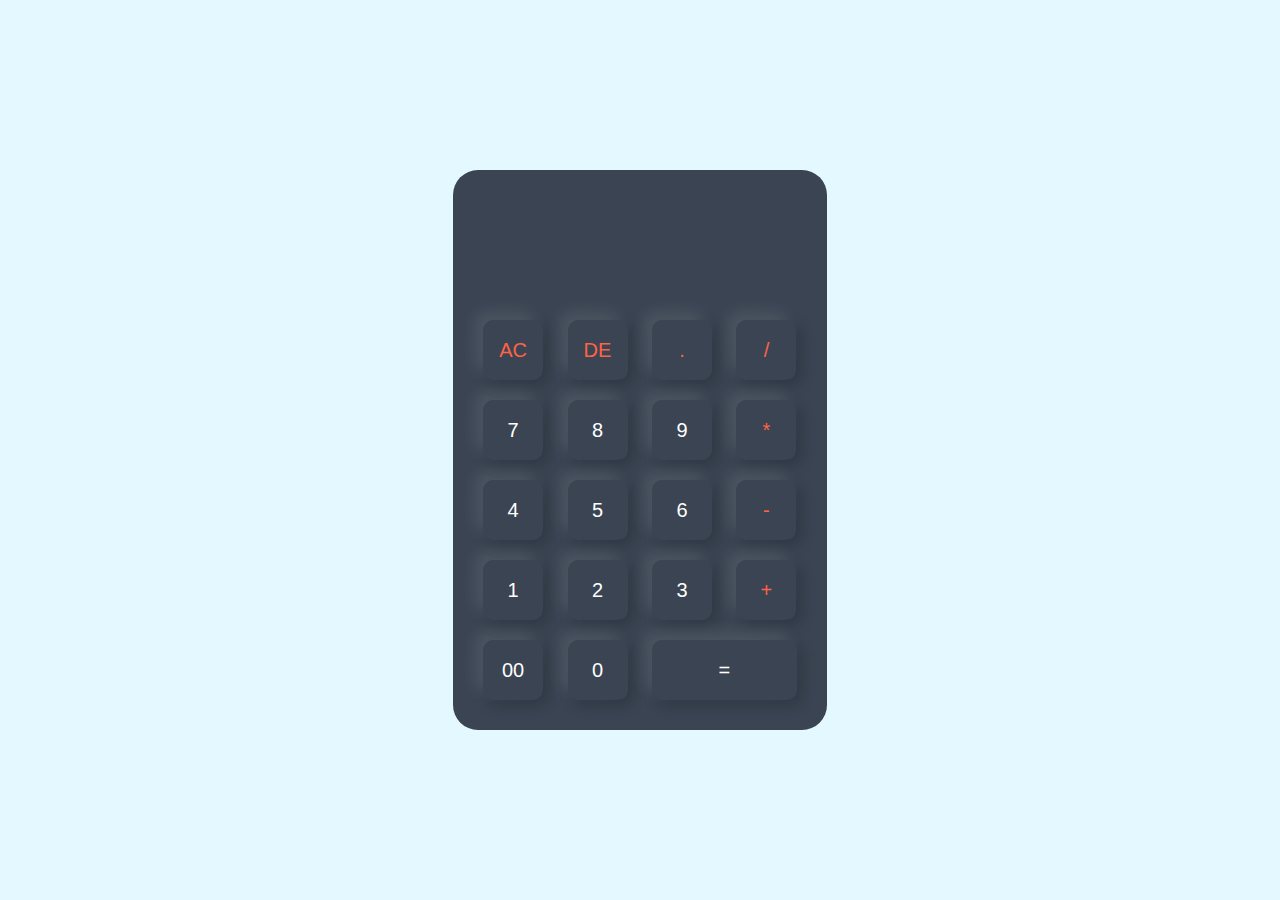
<file: FORM/index.html>
<!DOCTYPE html>
<html lang="en">
<head>
  <meta charset="UTF-8">
  <meta name="viewport" content="width=device-width, initial-scale=1.0">
  <title>Document</title>
  <link rel="stylesheet" href="style.css">
</head>
<body>
  <div class="container">
    <div class="calculator">
      <form>
        <div class="display">
          <input type="text" name="display">
        </div>
        <div>
        <input type="button" value="AC" onclick="display.value = '' " class="operator">
        <input type="button" value="DE" onclick="display.value = display.value.toString().slice(0,-1)"  class="operator">
        <input type="button" value="." onclick="display.value += '.' "  class="operator">
        <input type="button" value="/" onclick="display.value += '/' "  class="operator">
      </div>
      <div>
        <input type="button" value="7" onclick="display.value += '7' ">
        <input type="button" value="8" onclick="display.value += '8' ">
        <input type="button" value="9" onclick="display.value += '9' ">
        <input type="button" value="*" onclick="display.value += '*' "  class="operator">
      </div>
      <div>
        <input type="button" value="4" onclick="display.value += '4' ">
        <input type="button" value="5" onclick="display.value += '5' ">
        <input type="button" value="6" onclick="display.value += '6' ">
        <input type="button" value="-" onclick="display.value += '-' "  class="operator">
      </div>
      <div>
        <input type="button" value="1" onclick="display.value += '1' ">
        <input type="button" value="2" onclick="display.value += '2' ">
        <input type="button" value="3" onclick="display.value += '3' ">
        <input type="button" value="+" onclick="display.value += '+' " class="operator">
      </div>
      <div>
        <input type="button" value="00" onclick="display.value += '00' ">
        <input type="button" value="0" onclick="display.value += '0' ">
        <input type="button" value="=" onclick="display.value = eval(display.value)" class="equal" class="operator">
        
      </div>
      </form>
    </div>
  </div>
</body>
</html>
</file>
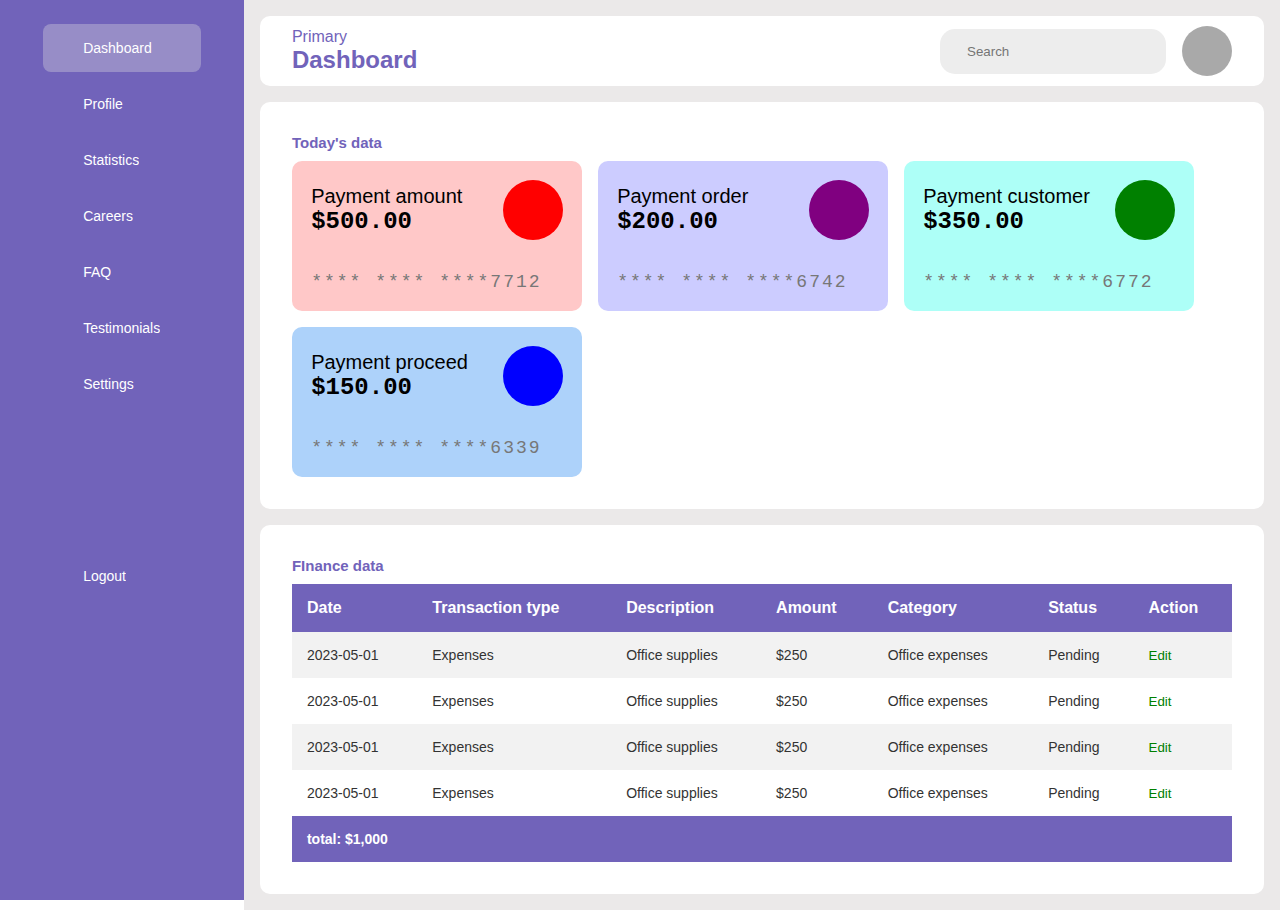
<file: Projects/index.html>
<!DOCTYPE html>
<html lang="en">
<head>
    <meta charset="UTF-8">
    <meta name="viewport" content="width=device-width, initial-scale=1.0">
    <title>dashboard design | By Bernard</title>
    <link rel="stylesheet" href="https://cdnjs.cloudflare.com/ajax/libs/font-awesome/6.4.2/css/all.min.css" integrity="sha512-z3gLpd7yknf1YoNbCzqRKc4qyor8gaKU1qmn+CShxbuBusANI9QpRohGBreCFkKxLhei6S9CQXFEbbKuqLg0DA==" crossorigin="anonymous" referrerpolicy="no-referrer" />
    <link rel="stylesheet" href="styles.css">
</head>
<body>
    <div class="sidebar">
        <div class="logo">
            <ul class="menu">
                <li  class="active"
                >
                    <a href="a">
                        <i class="fas fa-tachometer-alt"></i>
                        <span>Dashboard</span>
                    </a>
                </li>
                <li>
                    <a href="a">
                        <i class="fas fa-user"></i>
                        <span>Profile</span>
                    </a>
                </li>
                <li>
                    <a href="a">
                        <i class="fas fa-chart-bar"></i>
                        <span>Statistics</span>
                    </a>
                </li>
                <li>
                    <a href="a">
                        <i class="fas fa-briefcase"></i>
                        <span>Careers</span>
                    </a>
                </li>
                <li>
                    <a href="a">
                        <i class="fas fa-question-circle"></i>
                        <span>FAQ</span>
                    </a>
                </li>
                <li>
                    <a href="a">
                        <i class="fas fa-star"></i>
                        <span>Testimonials</span>
                    </a>
                </li>
                <li>
                    <a href="a">
                        <i class="fas fa-cog"></i>
                        <span>Settings</span>
                    </a>
                </li>
                <li class="logout">
                    <a href="a">
                        <i class="fas fa-sign-out-alt"></i>
                        <span>Logout</span>
                    </a>
                </li>
            </ul>
        </div>
    </div>

    <div class="main-content">
        <div class="header--wrapper">
            <div class="header--title">
                <span>Primary</span>
                <h2>Dashboard</h2>
            </div>
            <div class="user--info">
                <div class="search--box">
                <i class="fa-solid fa-search"></i>
                <input type="text" placeholder="Search">
            </div>
            <img src="images/1499723790.jpg" alt="">
            </div>
        </div>
        <div class="card-container">
            <h3 class="main--title">Today's data</h3>
            <div class="card--wrapper">


                <div class="payment-card light-red">
                <div class="card--header">
                    <div class="amount">
                        <span class="title">
                            Payment amount
                        </span>
                        <span class="amount-value">$500.00</span>
                    </div>
                    <i class="fas fa-dollar-sign icon "></i>
                </div>
                <span class="card-detail">**** **** ****7712</span>
                </div>


                <div class="payment-card light-purple">
                    <div class="card--header">
                        <div class="amount">
                            <span class="title">
                                Payment order
                            </span>
                            <span class="amount-value">$200.00</span>
                        </div>
                        <i class="fas fa-list icon dark-purple"></i>
                    </div>
                    <span class="card-detail">**** **** ****6742</span>
                    </div>

                    <div class="payment-card light-green">
                        <div class="card--header">
                            <div class="amount">
                                <span class="title">
                                    Payment customer
                                </span>
                                <span class="amount-value">$350.00</span>
                            </div>
                            <i class="fas fa-users icon dark-green"></i>
                        </div>
                        <span class="card-detail">**** **** ****6772</span>
                        </div>

                        <div class="payment-card light-blue">
                            <div class="card--header">
                                <div class="amount">
                                    <span class="title">
                                        Payment proceed
                                    </span>
                                    <span class="amount-value">$150.00</span>
                                </div>
                                <i class="fas fa-check icon dark-blue"></i>
                            </div>
                            <span class="card-detail">**** **** ****6339</span>
                            </div>
                            
            </div>
            
        </div>
        <div class="tabular--wrapper">
            <h3 class="main--title">FInance data</h3>
            <div class="table-container">
                <table>
                    <thead>
                        <tr>

                            <th>Date</th>
                            <th>Transaction type</th>
                            <th>Description</th>
                            <th>Amount</th>
                            <th>Category</th>
                            <th>Status</th>
                            <th>Action</th>
                            
                        </tr>

                        <tbody>
                            <tr>
                                <td>2023-05-01</td>
                                <td>Expenses</td>
                                <td>Office supplies</td>
                                <td>$250</td>
                                <td>Office expenses</td>
                                <td>Pending</td>
                                <td><button>Edit</button></td>
                            </tr>

                            <tr>
                                <td>2023-05-01</td>
                                <td>Expenses</td>
                                <td>Office supplies</td>
                                <td>$250</td>
                                <td>Office expenses</td>
                                <td>Pending</td>
                                <td><button>Edit</button></td>
                            </tr>

                            <tr>
                                <td>2023-05-01</td>
                                <td>Expenses</td>
                                <td>Office supplies</td>
                                <td>$250</td>
                                <td>Office expenses</td>
                                <td>Pending</td>
                                <td><button>Edit</button></td>
                            </tr>

                            <tr>
                                <td>2023-05-01</td>
                                <td>Expenses</td>
                                <td>Office supplies</td>
                                <td>$250</td>
                                <td>Office expenses</td>
                                <td>Pending</td>
                                <td><button>Edit</button></td>
                            </tr>
                        </tbody>
                        <tfoot>
                            <tr>
                                <td colspan="7">
                                    total: $1,000
                                </td>
                            </tr>
                        </tfoot>
                    </thead>
                </table>
            </div>
        </div>
    </div>
</body>
</html>
</file>
<file: FORM/style.css>
.container{
    width: 100%;
    height: 100vh;
    background: #e3f9ff;
    display:flex;
    align-items: center;
    justify-content: center;
}
*{
    margin: 0;
    padding: 0;
    font-family: sans-serif,'poppins';
    box-sizing: border-box;
}
.calculator{
    background: #3a4452;
    padding: 20px;
    border-radius: 25px;

}
.calculator form input {
    border: 0;
    outline: 0;
    width: 60px;
    height: 60px;
    border-radius: 10px;
   box-shadow: -8px -8px 15px rgba(255, 255, 255, 0.1), 5px 5px 15px rgba(0, 0, 0, 0.2);
    background: transparent;
    font-size: 20px;
    color: #ffffff;
    cursor: pointer;
    margin: 10px;
}
form .display{
display: flex;
justify-content: flex-end;
margin: 20px 0;

}
form .display input {
    text-align: right;
    flex: 1;
    font-size: 45px;
    box-shadow: none;
}
form input.equal {
    width: 145px;
}
form input.operator{
    color: tomato;
}
</file>
<file: Projects/styles.css>
/*
  @import url('https://fonts.googleapis.com/css2?family=Poppins:wght@100&display=swap');  */
  *{
    margin: 0;
    padding: 0;
    border: none;
    outline: none;
    box-sizing: border-box;
    font-family: "poppins", sans-serif;
  }
  body{
    display: flex;
  }
  .sidebar{
    position: sticky;
    top: 0;
    left: 0;
    bottom: 0;
    width:140px;
    height: 100vh;
    padding: 0 1.7rem;
    color: #fff;
    overflow: hidden;
    transition: all 0.5s linear;
    background: rgba(113, 99, 186, 255);
  }
.sidebar:hover{
    width: 290px;
    transition: 0.5s;
}
  .logo{
    height: 80px;
    padding: 16px;

  }
  .menu{
    height: 88px;
    position: relative;
    list-style: none;
    padding: 0;
  }
  .menu li{
    padding: 1rem;
    margin: 8px 0;
    border-radius: 8px;
    transition: all 0.5 ease-in-out;
  }
  .menu li:hover, 
  .active{
    background: #e0e0e058;
  }
  .menu a{
    color: #fff;
    font-size: 14px;
    text-decoration: none;
    display: flex;
    align-items: center;
    gap: 1.5rem;
  }
  .menu a span{
    overflow: hidden;
  }
  .menu a i{
    font-size: 1.2rem;
  }
  
  .logout{
    position: absolute;
    width: 100%;
    left: 0;
    top:520px;
  }

  /*****main content for body*/
.main-content{
    position: relative;
    background: #ebe9e9;
    width: 100%;
    padding: 1rem;
}
.header--wrapper img{
     width: 50px;
     height: 50px;
     cursor: pointer;
     border-radius: 50px;
}
.header--wrapper{
    display: flex;
    justify-content: space-between;
    align-items: center;
    flex-wrap: wrap;
    background: #fff;
    border-radius: 10px;
    padding: 10px 2rem;
    margin-bottom: 1rem;
}
.header--title{
    color: rgba(113, 99, 186, 255);
}
.user--info{
    display: flex;
    align-items: center;
    gap: 1rem;
}
.search--box{
    background: rgb(237, 237, 237);
    border-radius: 15px;
    color: rgba(113, 99, 186, 255);
    display: flex;
    align-items: center;
    gap: 5px;
    padding: 5px 12px;
}
.search--box input{
    background-color: transparent;
    padding: 10px;
}
.search--box i{
    font-size: 1.2rem;
    cursor: pointer;
    transition: all 0.5 ease-out;
}
.search--box i:hover{
    transform: scale(1.2);
}
.card-container{
  background: #fff;
  padding: 2rem;
  border-radius: 10px;
}
.card--wrapper{
  display: flex;
  flex-wrap: wrap;
  gap: 1rem;
}
.main--title{
  color: rgba(113, 99, 186, 255);
  padding-bottom: 10px;
  font-size: 15px;
}
.payment-card{
  background: rgb(229, 223, 223);
  border-radius: 10px;
  padding: 1.2rem;
  width: 290px;
  height: 150px;
  display: flex;
  flex-direction: column;
  justify-content: space-between;
  transition: all 0.5s ease-in-out;
}
.payment-card:hover{

  transform: translateY(-5px);
}

.card--header{
  display: flex;
  justify-content: space-between;
  align-items: center;
  margin-bottom: 20px;
}
.amount{
  display: flex;
  flex-direction: column;
}
.title{
  font-size: 20px;
  font-weight: 200;
}
.amount-value{
  font-size: 24px;
  font-family: 'Courier New', Courier, monospace;
  font-weight: 600;
}
.icon{
  color: #fff;
  padding: 1rem;
  height: 60px;
  width: 60px;
  text-align: center;
  border-radius: 50%;
  font-size: 1rem;
  background: red;
}
.card-detail{
  font-size: 18px;
  color: #777777;
  letter-spacing: 2px;
  font-family: 'Courier New', Courier, monospace;

}
/*color css*/
.light-red {
  background: rgb(255, 200, 200);
}
.light-purple {
  background: rgb(204, 204, 255);
}
.light-green{
  background: rgb(173, 255, 247);
}
.light-blue{
  background: rgb(173, 210, 250);
}
.dark-red{
  background: red;
}
.dark-purple{
  background: purple;
}
.dark-green{
  background: green;
}
.dark-blue{
  background: blue;
}



/* *****table section **** */
.tabular--wrapper{
  background: #fff;
  margin-top: 1rem;
  border-radius: 10px;
  padding: 2rem;
}
.table-container{
  width: 100%;
}
table{
  width: 100%;
  border-collapse: collapse;
}
thead{
  background: rgba(113, 99, 186, 255);
  color: #fff;
}
th{
  padding: 15px;
  text-align: left;
}
tbody{
  background: #f2f2f2;
}
td{
  padding: 15px;
  font-size: 14px;
  color: #333;
}
tr:nth-child(even){
  background: #fff;
}
tfoot{
  background: rgba(113, 99, 186, 255);
  font-weight: bold;
  color: #fff;
}
tfoot td{
  padding: 15px;
  color: #fff;
}
.table-container button{
color: green;
background: none;
cursor: pointer;
}
</file>
